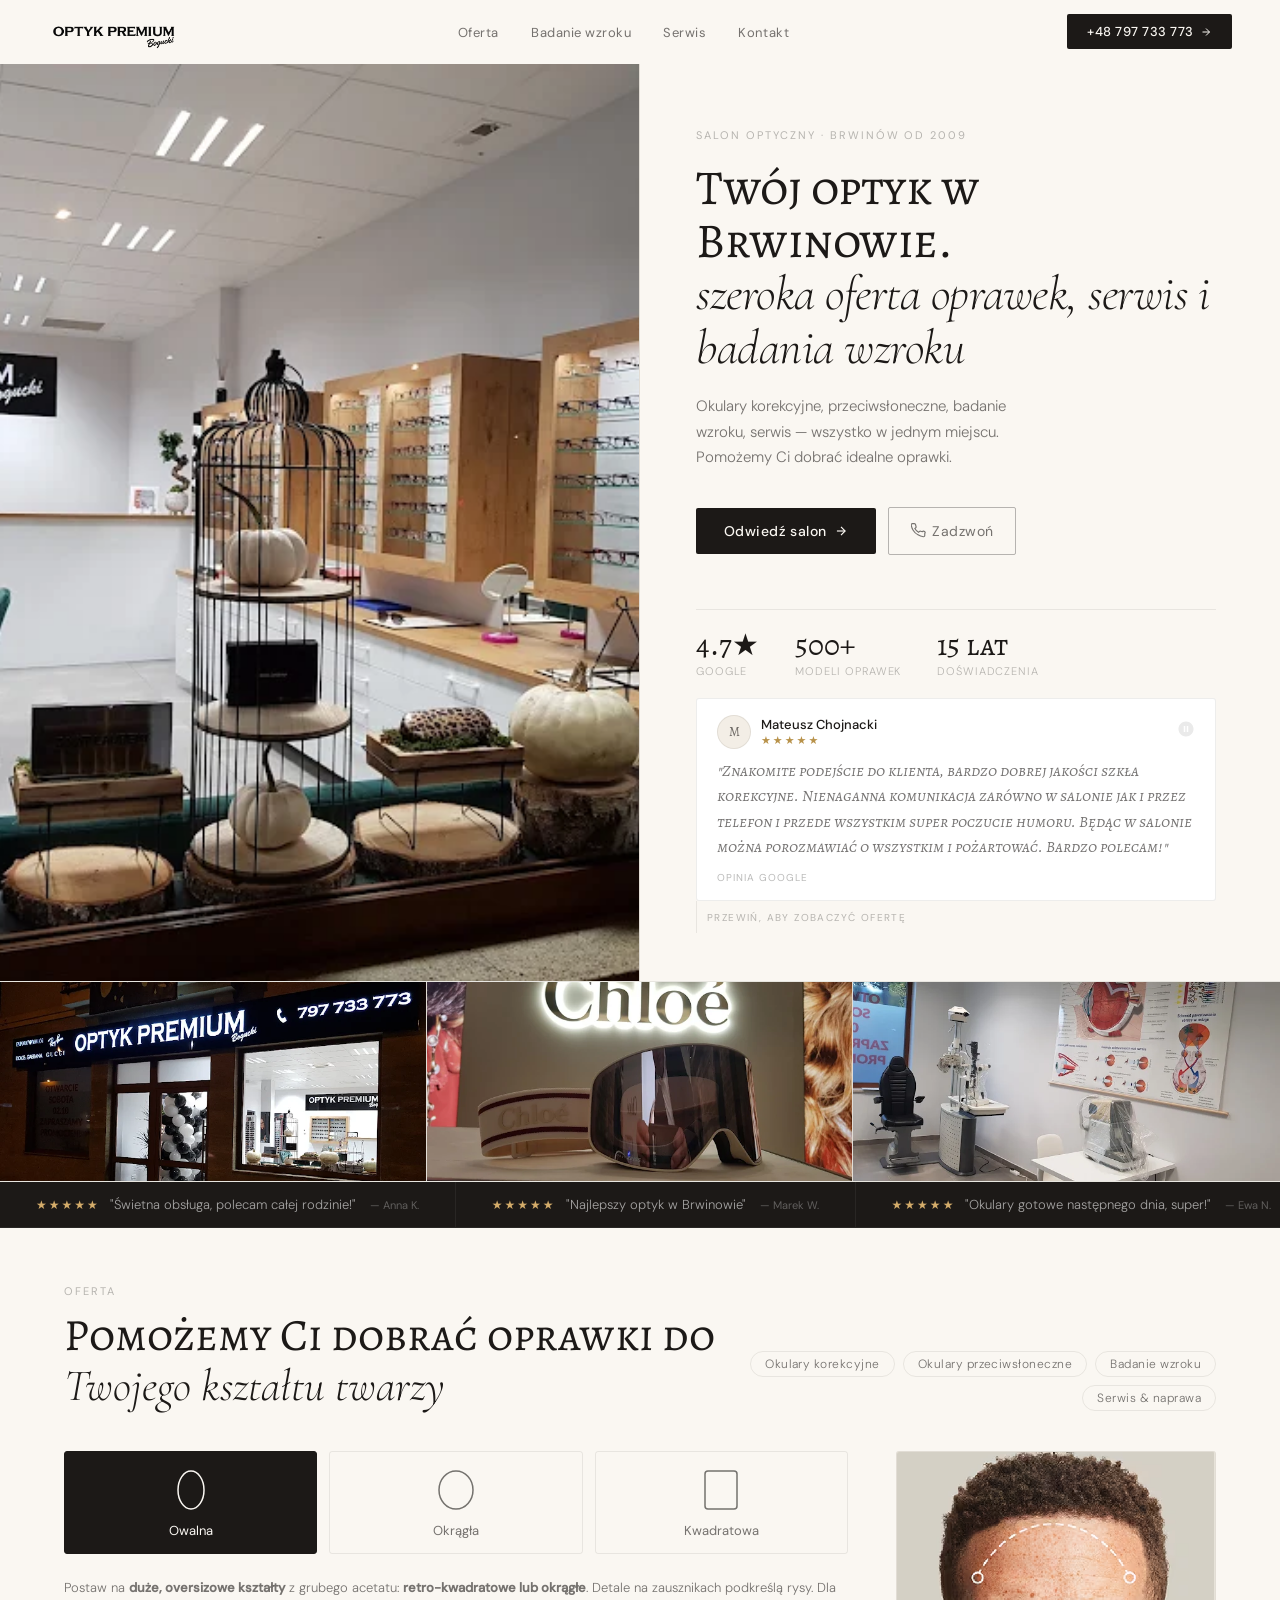
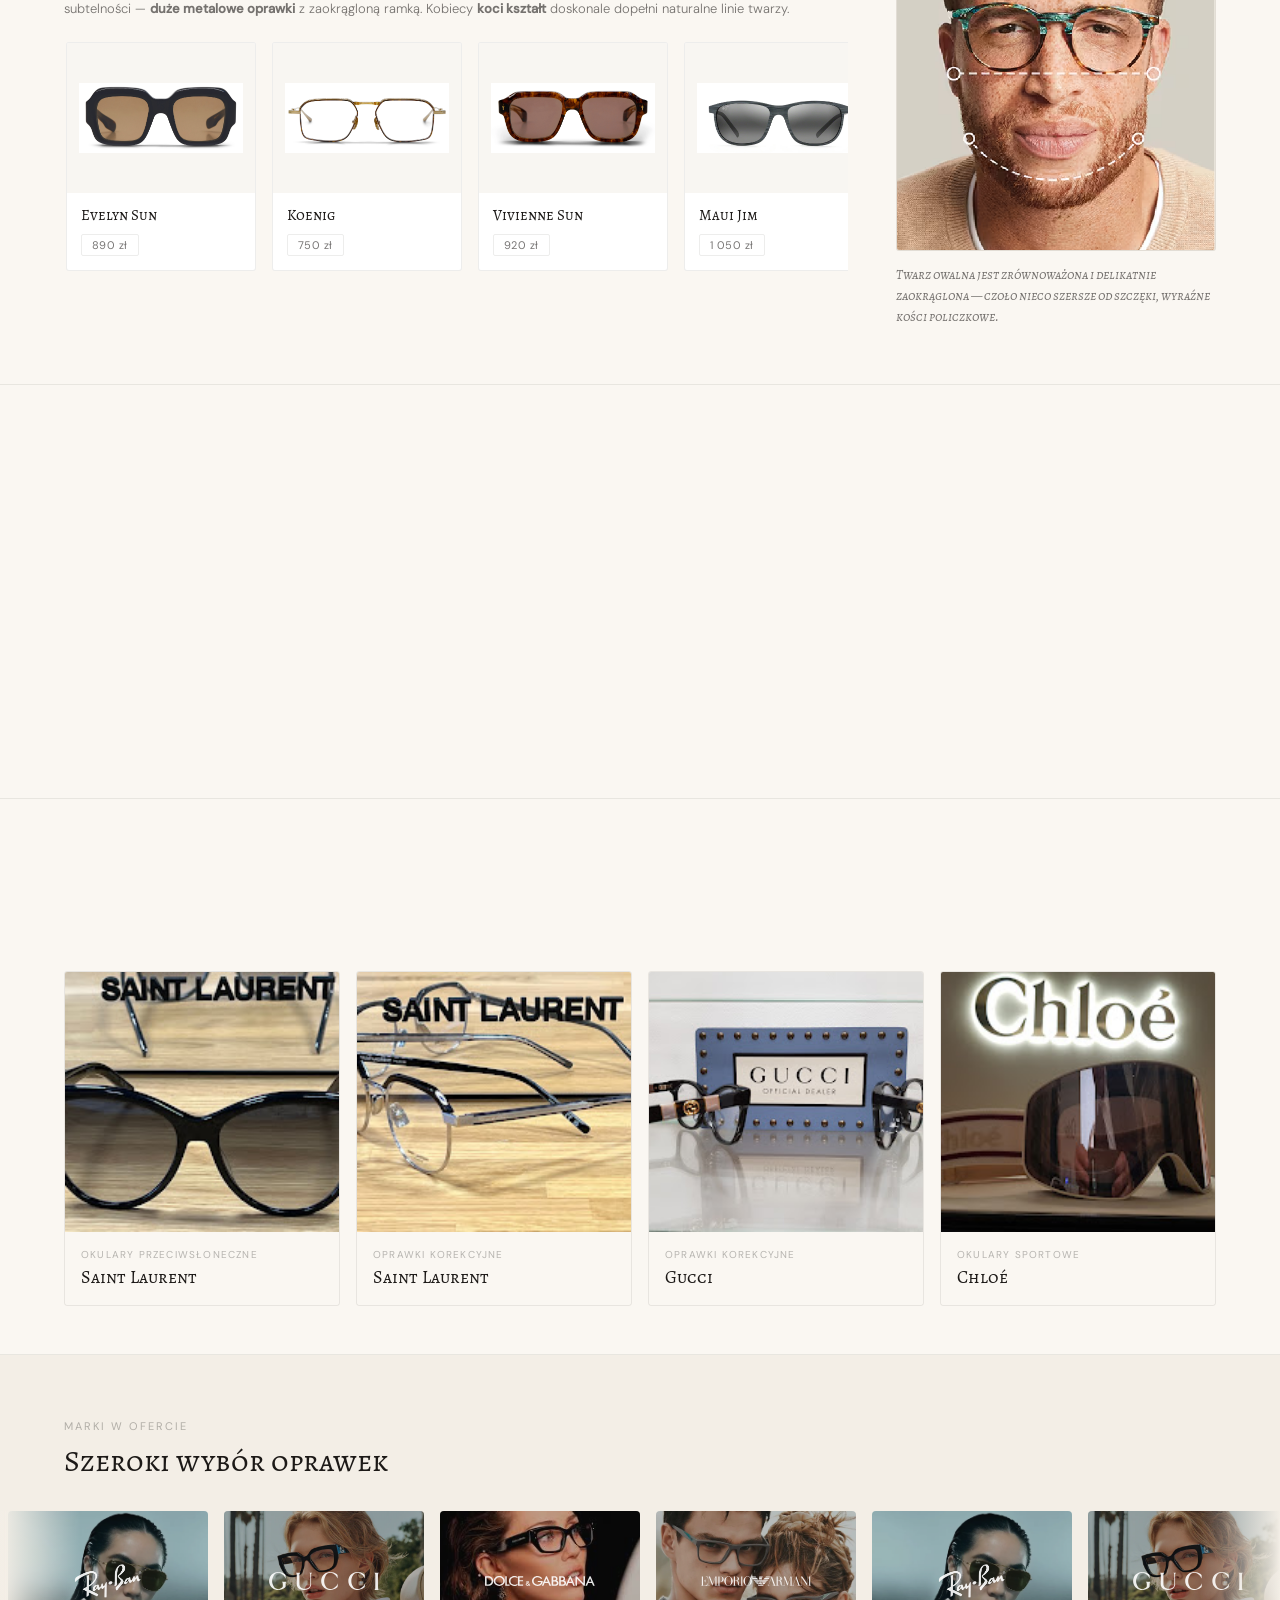
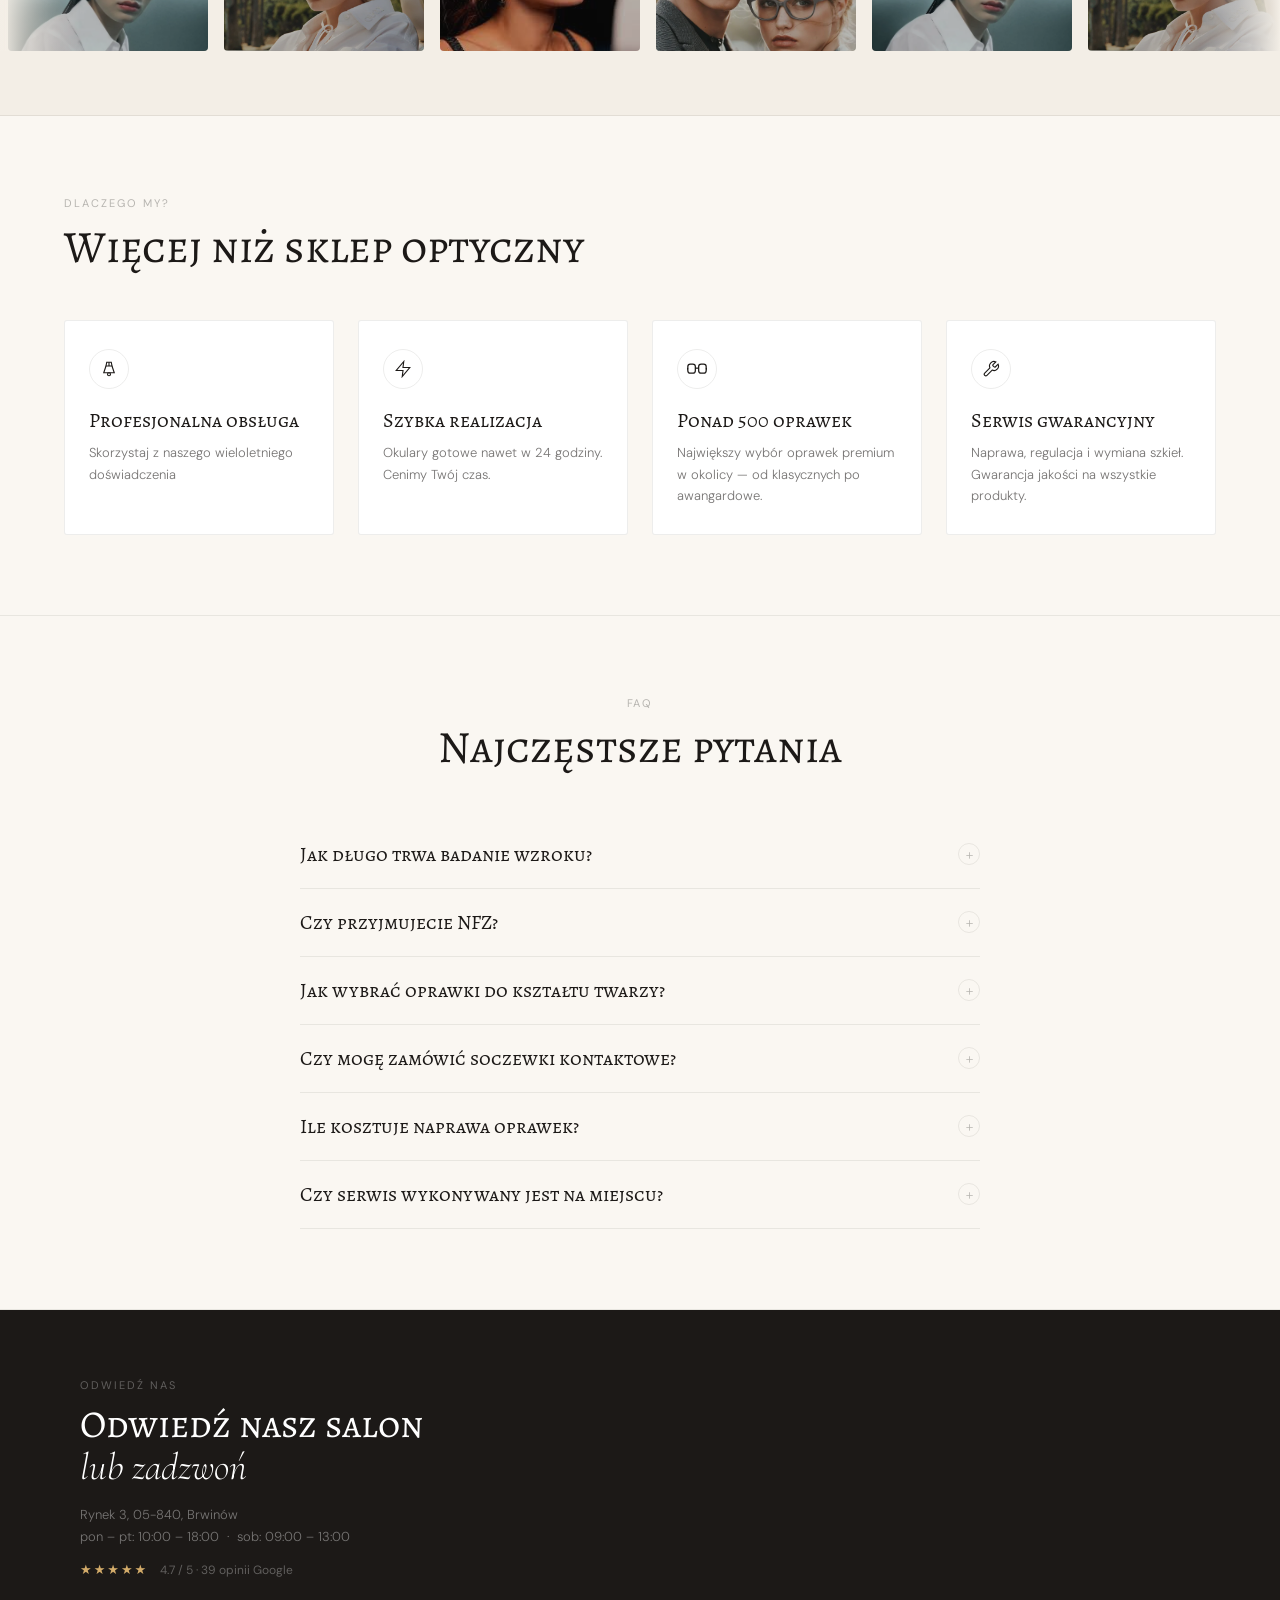
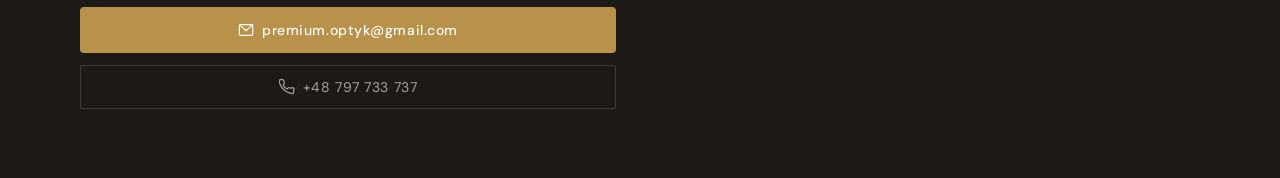
<file: index.html>
<!DOCTYPE html>
<html lang="pl"><head>
<meta charset="UTF-8">
<meta name="viewport" content="width=device-width, initial-scale=1.0">
<title>Optyk Premium Bogucki – Salon optyczny Brwinów</title>
<link rel="icon" type="image/png" href="assets/images/MiniLogoOptykPremium.png">

<link rel="preconnect" href="https://fonts.googleapis.com">
<link rel="preconnect" href="https://fonts.gstatic.com" crossorigin="">

  <link rel="stylesheet" href="css/styles.css">
</head>

<body>

<!-- ═══ NAV ═════════════════════════════════════════════ -->
<nav id="nav">
  <a href="#" class="nav-logo"><img src="assets/images/photo_01.png" alt="Optyk Premium Bogucki" style="height:36px;width:auto;display:block;"></a>
  <ul class="nav-links">
    <li><a href="#oferta">Oferta</a></li>
    <li><a href="#oferta">Badanie wzroku</a></li>
    <li><a href="#oferta">Serwis</a></li>
    <li><a href="#kontakt">Kontakt</a></li>
  </ul>
  <a href="tel:+48797733773" class="nav-cta">+48 797 733 773<svg width="12" height="12" viewBox="0 0 24 24" fill="none" stroke="currentColor" stroke-width="2"><line x1="5" y1="12" x2="19" y2="12"></line><polyline points="12 5 19 12 12 19"></polyline></svg></a>
</nav>

<!-- ═══ HERO ═════════════════════════════════════════════ -->
<section class="hero">
  <div class="hero-img">
    <div class="hero-img-inner">
      <img src="assets/images/salonzewnatrz.webp" alt="Wnętrze salonu Optyk Premium Bogucki">
    </div>
  </div>
  <div class="hero-content">
    <p class="hero-eyebrow">Salon optyczny · Brwinów od 2009</p>
    <h1 class="hero-h1">Twój optyk w Brwinowie.<br><em>szeroka oferta oprawek, serwis i badania wzroku</em></h1>
    <p class="hero-body">Okulary korekcyjne, przeciwsłoneczne, badanie wzroku, serwis — wszystko w jednym miejscu. Pomożemy Ci dobrać idealne oprawki.</p>
    <div class="hero-actions">
      <a href="#kontakt" class="btn-primary">Odwiedź salon <svg width="14" height="14" viewBox="0 0 24 24" fill="none" stroke="currentColor" stroke-width="2"><line x1="5" y1="12" x2="19" y2="12"></line><polyline points="12 5 19 12 12 19"></polyline></svg></a>
      <a href="tel:+48797733737" class="btn-secondary"><svg width="15" height="15" viewBox="0 0 24 24" fill="none" stroke="currentColor" stroke-width="1.8"><path d="M22 16.92v3a2 2 0 01-2.18 2 19.79 19.79 0 01-8.63-3.07A19.5 19.5 0 013.4 11.5a19.79 19.79 0 01-3.07-8.67A2 2 0 012.32 1h3a2 2 0 012 1.72c.127.96.361 1.903.7 2.81a2 2 0 01-.45 2.11L6.09 8.91a16 16 0 006 6l1.27-1.27a2 2 0 012.11-.45c.907.339 1.85.573 2.81.7A2 2 0 0122 16.92z"></path></svg> Zadzwoń</a>
    </div>
    <div class="hero-stats">
      <div>
        <div class="stat-val">4.7★</div>
        <div class="stat-label">Google</div>
      </div>
      <div>
        <div class="stat-val">500+</div>
        <div class="stat-label">modeli oprawek</div>
      </div>
      <div>
        <div class="stat-val">15 lat</div>
        <div class="stat-label">doświadczenia</div>
      </div>
    </div>

    <!-- Featured review -->
    <div class="hero-review" style="border:1px solid var(--ink-10);border-radius:3px;padding:16px 20px;background:white;opacity:0;animation:fadeUp .6s var(--ease-out) .88s forwards;margin-top:20px;">
      <div style="display:flex;align-items:center;gap:10px;margin-bottom:10px;">
        <div style="width:34px;height:34px;border-radius:50%;background:var(--cream-2);border:1px solid var(--ink-10);display:flex;align-items:center;justify-content:center;font-size:13px;font-family:var(--serif);color:var(--ink-60);">M</div>
        <div>
          <div style="font-size:13px;font-weight:500;color:var(--ink);font-family:var(--sans);">Mateusz Chojnacki</div>
          <div style="color:var(--gold);font-size:11px;letter-spacing:2px;">★★★★★</div>
        </div>
        <div style="margin-left:auto;opacity:.3;">
          <svg width="18" height="18" viewBox="0 0 24 24" fill="none"><path d="M12 2C6.48 2 2 6.48 2 12s4.48 10 10 10 10-4.48 10-10S17.52 2 12 2zm-1 14H9V8h2v8zm4 0h-2V8h2v8z" fill="currentColor" opacity=".3"></path><path d="M21.35 11.1l-9-9a1 1 0 00-1.41 0l-9 9A1 1 0 002 12.5h2v7a1 1 0 001 1h4v-5h6v5h4a1 1 0 001-1v-7h2a1 1 0 00.35-1.9z" fill="none"></path></svg>
        </div>
      </div>
      <p style="font-family:var(--serif);font-size:16px;font-style:italic;color:var(--ink-60);line-height:1.6;margin:0;">"Znakomite podejście do klienta, bardzo dobrej jakości szkła korekcyjne. Nienaganna komunikacja zarówno w salonie jak i przez telefon i przede wszystkim super poczucie humoru. Będąc w salonie można porozmawiać o wszystkim i pożartować. Bardzo polecam!"</p>
      <div style="margin-top:10px;font-size:10px;letter-spacing:.1em;text-transform:uppercase;color:var(--ink-30);font-family:var(--sans);">Opinia Google</div>
    </div>

    <!-- Scroll indicator -->
    <div class="hero-scroll" style="display:flex;align-items:center;gap:10px;opacity:0;animation:fadeUp .5s var(--ease-out) 1s forwards;">
      <div style="width:1px;height:32px;background:var(--ink-10);"></div>
      <span style="font-size:10px;letter-spacing:.14em;text-transform:uppercase;color:var(--ink-30);font-family:var(--sans);">Przewiń, aby zobaczyć ofertę</span>
    </div>
  </div>
</section>

<!-- ═══ PHOTO STRIP ══════════════════════════════════════ -->
<div class="photo-strip">
  <div class="photo-cell">
    <div class="photo-cell-inner" style="background:none;padding:0;">
      <img src="assets/images/salonzewnatrznoc.webp" alt="Salon Optyk Premium Bogucki" style="width:100%;height:100%;object-fit:cover;object-position:center;">
    </div>
  </div>
  <div class="photo-cell">
    <div class="photo-cell-inner" style="background:none;padding:0;">
      <img src="assets/images/oprawki_chloe.webp" alt="Ekspozycja oprawek" style="width:100%;height:100%;object-fit:cover;object-position:center;">
    </div>
  </div>
  <div class="photo-cell">
    <div class="photo-cell-inner" style="background:none;padding:0;">
      <img src="assets/images/wnetrzebadanie.webp" alt="Gabinet optyczny" style="width:100%;height:100%;object-fit:cover;object-position:center;">
    </div>
  </div>
</div>

<!-- ═══ SOCIAL PROOF ════════════════════════════════════ -->
<div class="reviews-strip">
  <div class="reviews-track" id="reviews-track">
    <!-- duplicated below via JS -->
  </div>
</div>

<!-- ═══ OFERTA + KSZTAŁT TWARZY ═════════════════════════ -->
<section class="offer-section" id="oferta">
  <div class="offer-inner">
    <div class="offer-header reveal">
      <div>
        <p class="section-eyebrow">Oferta</p>
        <h2 class="section-title">Pomożemy Ci dobrać oprawki&nbsp;do<br><em>Twojego kształtu&nbsp;twarzy</em></h2>
      </div>
      <div class="offer-tags">
        <span class="offer-tag">Okulary&nbsp;korekcyjne</span>
        <span class="offer-tag">Okulary&nbsp;przeciwsłoneczne</span>
        <span class="offer-tag">Badanie&nbsp;wzroku</span>
        <span class="offer-tag">Serwis&nbsp;&amp;&nbsp;naprawa</span>
      </div>
    </div>

    <div class="offer-body">
      <div class="offer-left">
        <div class="face-shapes reveal reveal-delay-1" id="face-shapes"></div>
        <p class="face-desc reveal reveal-delay-2" id="face-desc"></p>
        <div class="frames-row reveal reveal-delay-3" id="frames-row"></div>
      </div>
      <div class="offer-right reveal reveal-delay-1">
        <div class="face-photo-wrap">
          <img id="face-photo" src="assets/images/faces/owalna.png" alt="Kształt twarzy owalna">
        </div>
        <p id="face-caption">Twarz owalna jest zrównoważona i delikatnie zaokrąglona — czoło nieco szersze od szczęki, wyraźne kości policzkowe.</p>
      </div>
    </div>
  </div>
</section>

<!-- ═══ USŁUGI – szybka wzmianka ════════════════════════ -->
<section class="services-section">
  <div style="display:grid;grid-template-columns:1fr 1fr;gap:16px;">
    <!-- Badanie wzroku -->
    <div class="reveal svc-card"
      onmouseenter="this.style.boxShadow='0 12px 36px rgba(28,25,23,.09)';var i=this.querySelector('img');if(i)i.style.transform='scale(1.05)';"
      onmouseleave="this.style.boxShadow='';var i=this.querySelector('img');if(i)i.style.transform='';">
      <div style="height:180px;overflow:hidden;">
        <img src="assets/images/wnetrzebadanie.webp" alt="Badanie wzroku" style="width:100%;height:100%;object-fit:cover;display:block;transition:transform .6s var(--ease-out);">
      </div>
      <div class="svc-card-text">
        <div class="svc-eyebrow">Usługa</div>
        <div class="svc-card-title">Badanie wzroku</div>
        <p class="svc-card-body">Profesjonalne badanie refraktometryczne. Bezpłatne przy zakupie oprawek.</p>
      </div>
    </div>
    <!-- Naprawa okularów -->
    <div class="reveal reveal-delay-1 svc-card"
      onmouseenter="this.style.boxShadow='0 12px 36px rgba(28,25,23,.09)';var i=this.querySelector('img');if(i)i.style.transform='scale(1.05)';"
      onmouseleave="this.style.boxShadow='';var i=this.querySelector('img');if(i)i.style.transform='';">
      <div style="height:180px;overflow:hidden;background:var(--cream-2);display:flex;align-items:center;justify-content:center;">
        <img src="assets/images/Oprawkiserwis.png" alt="Badanie wzroku" style="width:100%;height:100%;object-fit:cover;display:block;transition:transform .6s var(--ease-out);">
      </div>
      <div class="svc-card-text">
        <div class="svc-eyebrow">Usługa</div>
        <div class="svc-card-title">Naprawa okularów</div>
        <p class="svc-card-body">Wymiana zauszników, regulacja, wymiana szkieł. Wycena na miejscu, realizacja w 24h.</p>
      </div>
    </div>
  </div>
</section>
<section class="models-section">
  <div class="reveal" style="margin-bottom:48px;">
    <p class="section-eyebrow">Z naszej oferty</p>
    <h2 class="section-title">Wybrane modele z salonu</h2>
  </div>
  <div style="display:grid;grid-template-columns:repeat(4,1fr);gap:16px;">
    <div class="reveal reveal-delay-1" style="overflow:hidden;border-radius:3px;border:1px solid var(--ink-10);cursor:pointer;transition:transform .3s var(--ease-out),box-shadow .3s;" onmouseover="this.style.transform='translateY(-4px)';this.style.boxShadow='0 16px 40px rgba(28,25,23,.1)'" onmouseout="this.style.transform='none';this.style.boxShadow='none'">
      <div style="height:260px;overflow:hidden;">
        <img src="assets/images/photo_05.jpg" alt="Saint Laurent okulary przeciwsłoneczne" style="width:100%;height:100%;object-fit:cover;transition:transform .5s var(--ease-out);" onmouseover="this.style.transform='scale(1.06)'" onmouseout="this.style.transform='scale(1)'">
      </div>
      <div style="padding:16px;">
        <p style="font-size:10px;letter-spacing:.12em;text-transform:uppercase;color:var(--ink-30);font-family:var(--sans);margin-bottom:4px;">Okulary przeciwsłoneczne</p>
        <p style="font-family:var(--serif);font-size:18px;color:var(--ink);">Saint Laurent</p>
      </div>
    </div>
    <div class="reveal reveal-delay-2" style="overflow:hidden;border-radius:3px;border:1px solid var(--ink-10);cursor:pointer;transition:transform .3s var(--ease-out),box-shadow .3s;" onmouseover="this.style.transform='translateY(-4px)';this.style.boxShadow='0 16px 40px rgba(28,25,23,.1)'" onmouseout="this.style.transform='none';this.style.boxShadow='none'">
      <div style="height:260px;overflow:hidden;">
        <img src="assets/images/photo_01.jpg" alt="Saint Laurent oprawki korekcyjne" style="width:100%;height:100%;object-fit:cover;transition:transform .5s var(--ease-out);" onmouseover="this.style.transform='scale(1.06)'" onmouseout="this.style.transform='scale(1)'">
      </div>
      <div style="padding:16px;">
        <p style="font-size:10px;letter-spacing:.12em;text-transform:uppercase;color:var(--ink-30);font-family:var(--sans);margin-bottom:4px;">Oprawki korekcyjne</p>
        <p style="font-family:var(--serif);font-size:18px;color:var(--ink);">Saint Laurent</p>
      </div>
    </div>
    <div class="reveal reveal-delay-3" style="overflow:hidden;border-radius:3px;border:1px solid var(--ink-10);cursor:pointer;transition:transform .3s var(--ease-out),box-shadow .3s;" onmouseover="this.style.transform='translateY(-4px)';this.style.boxShadow='0 16px 40px rgba(28,25,23,.1)'" onmouseout="this.style.transform='none';this.style.boxShadow='none'">
      <div style="height:260px;overflow:hidden;">
        <img src="assets/images/photo_02.jpg" alt="Gucci oprawki" style="width:100%;height:100%;object-fit:cover;transition:transform .5s var(--ease-out);" onmouseover="this.style.transform='scale(1.06)'" onmouseout="this.style.transform='scale(1)'">
      </div>
      <div style="padding:16px;">
        <p style="font-size:10px;letter-spacing:.12em;text-transform:uppercase;color:var(--ink-30);font-family:var(--sans);margin-bottom:4px;">Oprawki korekcyjne</p>
        <p style="font-family:var(--serif);font-size:18px;color:var(--ink);">Gucci</p>
      </div>
    </div>
    <div class="reveal reveal-delay-4" style="overflow:hidden;border-radius:3px;border:1px solid var(--ink-10);cursor:pointer;transition:transform .3s var(--ease-out),box-shadow .3s;" onmouseover="this.style.transform='translateY(-4px)';this.style.boxShadow='0 16px 40px rgba(28,25,23,.1)'" onmouseout="this.style.transform='none';this.style.boxShadow='none'">
      <div style="height:260px;overflow:hidden;">
        <img src="assets/images/photo_03.jpg" alt="Chloé okulary" style="width:100%;height:100%;object-fit:cover;object-position:center top;transition:transform .5s var(--ease-out);" onmouseover="this.style.transform='scale(1.06)'" onmouseout="this.style.transform='scale(1)'">
      </div>
      <div style="padding:16px;">
        <p style="font-size:10px;letter-spacing:.12em;text-transform:uppercase;color:var(--ink-30);font-family:var(--sans);margin-bottom:4px;">Okulary sportowe</p>
        <p style="font-family:var(--serif);font-size:18px;color:var(--ink);">Chloé</p>
      </div>
    </div>
  </div>
</section>

<!-- ═══ MARKI ════════════════════════════════════════════ -->
<div class="brands-section">
  <div class="brands-header reveal">
    <p class="section-eyebrow">Marki w ofercie</p>
    <h2 class="section-title" style="font-size:clamp(22px,2.5vw,30px)">Szeroki wybór oprawek</h2>
  </div>
  <div class="brands-track-wrap">
    <div class="brands-track" id="brands-track"></div>
  </div>
</div>

<!-- ═══ DLACZEGO MY ══════════════════════════════════════ -->
<section class="why-section">
  <div class="reveal">
    <p class="section-eyebrow">Dlaczego my?</p>
    <h2 class="section-title">Więcej niż sklep optyczny</h2>
  </div>
  <div class="why-grid">
    <div class="why-card reveal reveal-delay-1">
      <div class="why-icon"><svg width="18" height="18" viewBox="0 0 24 24" fill="none" stroke="currentColor" stroke-width="1.5"><path d="M9 3h6l1 5H8L9 3z"></path><path d="M8 8l-3 9h14L16 8"></path><line x1="12" y1="3" x2="12" y2="8"></line><circle cx="12" cy="19" r="2"></circle></svg></div>
      <h3 class="why-title">Profesjonalna obsługa</h3>
      <p class="why-body">Skorzystaj z naszego wieloletniego doświadczenia</p>
    </div>
    <div class="why-card reveal reveal-delay-2">
      <div class="why-icon"><svg width="18" height="18" viewBox="0 0 24 24" fill="none" stroke="currentColor" stroke-width="1.5"><polygon points="13 2 3 14 12 14 11 22 21 10 12 10 13 2"></polygon></svg></div>
      <h3 class="why-title">Szybka realizacja</h3>
      <p class="why-body">Okulary gotowe nawet w 24 godziny. Cenimy Twój czas.</p>
    </div>
    <div class="why-card reveal reveal-delay-3">
      <div class="why-icon"><svg width="20" height="14" viewBox="0 0 24 14" fill="none" stroke="currentColor" stroke-width="1.5"><rect x="1" y="1" width="9" height="11" rx="3"></rect><rect x="14" y="1" width="9" height="11" rx="3"></rect><line x1="10" y1="6" x2="14" y2="6"></line><line x1="1" y1="6" x2="-1" y2="9"></line><line x1="23" y1="6" x2="25" y2="9"></line></svg></div>
      <h3 class="why-title">Ponad 500 oprawek</h3>
      <p class="why-body">Największy wybór oprawek premium w okolicy — od klasycznych po awangardowe.</p>
    </div>
    <div class="why-card reveal reveal-delay-4">
      <div class="why-icon"><svg width="18" height="18" viewBox="0 0 24 24" fill="none" stroke="currentColor" stroke-width="1.5"><path d="M14.7 6.3a1 1 0 000 1.4l1.6 1.6a1 1 0 001.4 0l3.77-3.77a6 6 0 01-7.94 7.94l-6.91 6.91a2.12 2.12 0 01-3-3l6.91-6.91a6 6 0 017.94-7.94l-3.76 3.76z"></path></svg></div>
      <h3 class="why-title">Serwis gwarancyjny</h3>
      <p class="why-body">Naprawa, regulacja i wymiana szkieł. Gwarancja jakości na wszystkie produkty.</p>
    </div>
  </div>
</section>

<!-- ═══ FAQ ══════════════════════════════════════════════ -->
<section class="faq-section">
  <div class="reveal" style="text-align:center; margin-bottom:48px;">
    <p class="section-eyebrow">FAQ</p>
    <h2 class="section-title">Najczęstsze pytania</h2>
  </div>
  <div style="max-width:680px; margin:0 auto;" id="faq-list"></div>
</section>

<!-- ═══ FOOTER CTA ══════════════════════════════════════ -->
<div class="footer-cta reveal" id="kontakt">
  <div class="footer-cta-left">
    <p class="footer-eyebrow">Odwiedź nas</p>
    <h2 class="footer-headline">Odwiedź nasz salon<br><em style="font-style:italic">lub zadzwoń</em></h2>
    <p class="footer-detail">
      Rynek 3, 05-840, Brwinów<br>
      pon – pt: 10:00 – 18:00 &nbsp;·&nbsp; sob: 09:00 – 13:00
    </p>
    <p style="margin-top:10px;margin-bottom:28px;">
      <span class="footer-stars">★★★★★</span>
      <span style="font-size:12px;color:rgba(255,255,255,.3);margin-left:8px;">4.7 / 5 · 39 opinii Google</span>
    </p>
    <div style="display:flex;flex-direction:column;gap:12px;align-items:flex-start;">
      <a href="mailto:kontakt@optykpremium.pl" class="btn-gold" style="width: 100%; justify-content: center; border-radius: 4px">
        <svg width="16" height="16" viewBox="0 0 24 24" fill="none" stroke="currentColor" stroke-width="1.8"><rect x="2" y="4" width="20" height="16" rx="2"></rect><polyline points="2,4 12,13 22,4"></polyline></svg>
        premium.optyk@gmail.com
      </a>
      <a href="tel:+48797733737" class="btn-ghost" style="width:100%;justify-content:center;">
        <svg width="16" height="16" viewBox="0 0 24 24" fill="none" stroke="currentColor" stroke-width="1.8"><path d="M22 16.92v3a2 2 0 01-2.18 2 19.79 19.79 0 01-8.63-3.07A19.5 19.5 0 013.4 11.5a19.79 19.79 0 01-3.07-8.67A2 2 0 012.32 1h3a2 2 0 012 1.72c.127.96.361 1.903.7 2.81a2 2 0 01-.45 2.11L6.09 8.91a16 16 0 006 6l1.27-1.27a2 2 0 012.11-.45c.907.339 1.85.573 2.81.7A2 2 0 0122 16.92z"></path></svg>
        +48 797 733 737
      </a>
    </div>
  </div>
  <div class="footer-cta-right">
    <iframe src="https://www.google.com/maps/embed?pb=!1m18!1m12!1m3!1d19588.500613093416!2d20.678576074316407!3d52.14227800000002!2m3!1f0!2f0!3f0!3m2!1i1024!2i768!4f13.1!3m3!1m2!1s0x47194947463d93cb%3A0x1cf38f7c0b093675!2sOPTYK%20PREMIUM%20%2F%20OKULISTA%20%2F%20OPTOMETRYSTA%2FOKULARY%20PROGRESYWNE%2F!5e0!3m2!1spl!2spl!4v1777505431581!5m2!1spl!2spl" width="100%" height="100%" style="border: 0; display: block; min-height: 340px; filter: grayscale(20%); border-radius: 2px" allowfullscreen="" loading="lazy" referrerpolicy="no-referrer-when-downgrade"></iframe>
  </div>
</div>

  <script src="js/main.js"></script>
</body></html>
</file>
<file: css/styles.css>
/* cyrillic-ext */
@font-face {
  font-family: 'Cormorant Garamond';
  font-style: italic;
  font-weight: 300;
  font-display: swap;
  src: url("../assets/fonts/font_01.woff2") format('woff2');
  unicode-range: U+0460-052F, U+1C80-1C8A, U+20B4, U+2DE0-2DFF, U+A640-A69F, U+FE2E-FE2F;
}
/* cyrillic */
@font-face {
  font-family: 'Cormorant Garamond';
  font-style: italic;
  font-weight: 300;
  font-display: swap;
  src: url("../assets/fonts/font_02.woff2") format('woff2');
  unicode-range: U+0301, U+0400-045F, U+0490-0491, U+04B0-04B1, U+2116;
}
/* vietnamese */
@font-face {
  font-family: 'Cormorant Garamond';
  font-style: italic;
  font-weight: 300;
  font-display: swap;
  src: url("../assets/fonts/font_03.woff2") format('woff2');
  unicode-range: U+0102-0103, U+0110-0111, U+0128-0129, U+0168-0169, U+01A0-01A1, U+01AF-01B0, U+0300-0301, U+0303-0304, U+0308-0309, U+0323, U+0329, U+1EA0-1EF9, U+20AB;
}
/* latin-ext */
@font-face {
  font-family: 'Cormorant Garamond';
  font-style: italic;
  font-weight: 300;
  font-display: swap;
  src: url("../assets/fonts/font_04.woff2") format('woff2');
  unicode-range: U+0100-02BA, U+02BD-02C5, U+02C7-02CC, U+02CE-02D7, U+02DD-02FF, U+0304, U+0308, U+0329, U+1D00-1DBF, U+1E00-1E9F, U+1EF2-1EFF, U+2020, U+20A0-20AB, U+20AD-20C0, U+2113, U+2C60-2C7F, U+A720-A7FF;
}
/* latin */
@font-face {
  font-family: 'Cormorant Garamond';
  font-style: italic;
  font-weight: 300;
  font-display: swap;
  src: url("../assets/fonts/font_05.woff2") format('woff2');
  unicode-range: U+0000-00FF, U+0131, U+0152-0153, U+02BB-02BC, U+02C6, U+02DA, U+02DC, U+0304, U+0308, U+0329, U+2000-206F, U+20AC, U+2122, U+2191, U+2193, U+2212, U+2215, U+FEFF, U+FFFD;
}
/* cyrillic-ext */
@font-face {
  font-family: 'Cormorant Garamond';
  font-style: italic;
  font-weight: 400;
  font-display: swap;
  src: url("../assets/fonts/font_01.woff2") format('woff2');
  unicode-range: U+0460-052F, U+1C80-1C8A, U+20B4, U+2DE0-2DFF, U+A640-A69F, U+FE2E-FE2F;
}
/* cyrillic */
@font-face {
  font-family: 'Cormorant Garamond';
  font-style: italic;
  font-weight: 400;
  font-display: swap;
  src: url("../assets/fonts/font_02.woff2") format('woff2');
  unicode-range: U+0301, U+0400-045F, U+0490-0491, U+04B0-04B1, U+2116;
}
/* vietnamese */
@font-face {
  font-family: 'Cormorant Garamond';
  font-style: italic;
  font-weight: 400;
  font-display: swap;
  src: url("../assets/fonts/font_03.woff2") format('woff2');
  unicode-range: U+0102-0103, U+0110-0111, U+0128-0129, U+0168-0169, U+01A0-01A1, U+01AF-01B0, U+0300-0301, U+0303-0304, U+0308-0309, U+0323, U+0329, U+1EA0-1EF9, U+20AB;
}
/* latin-ext */
@font-face {
  font-family: 'Cormorant Garamond';
  font-style: italic;
  font-weight: 400;
  font-display: swap;
  src: url("../assets/fonts/font_04.woff2") format('woff2');
  unicode-range: U+0100-02BA, U+02BD-02C5, U+02C7-02CC, U+02CE-02D7, U+02DD-02FF, U+0304, U+0308, U+0329, U+1D00-1DBF, U+1E00-1E9F, U+1EF2-1EFF, U+2020, U+20A0-20AB, U+20AD-20C0, U+2113, U+2C60-2C7F, U+A720-A7FF;
}
/* latin */
@font-face {
  font-family: 'Cormorant Garamond';
  font-style: italic;
  font-weight: 400;
  font-display: swap;
  src: url("../assets/fonts/font_05.woff2") format('woff2');
  unicode-range: U+0000-00FF, U+0131, U+0152-0153, U+02BB-02BC, U+02C6, U+02DA, U+02DC, U+0304, U+0308, U+0329, U+2000-206F, U+20AC, U+2122, U+2191, U+2193, U+2212, U+2215, U+FEFF, U+FFFD;
}
/* cyrillic-ext */
@font-face {
  font-family: 'Cormorant Garamond';
  font-style: normal;
  font-weight: 300;
  font-display: swap;
  src: url("../assets/fonts/font_06.woff2") format('woff2');
  unicode-range: U+0460-052F, U+1C80-1C8A, U+20B4, U+2DE0-2DFF, U+A640-A69F, U+FE2E-FE2F;
}
/* cyrillic */
@font-face {
  font-family: 'Cormorant Garamond';
  font-style: normal;
  font-weight: 300;
  font-display: swap;
  src: url("../assets/fonts/font_07.woff2") format('woff2');
  unicode-range: U+0301, U+0400-045F, U+0490-0491, U+04B0-04B1, U+2116;
}
/* vietnamese */
@font-face {
  font-family: 'Cormorant Garamond';
  font-style: normal;
  font-weight: 300;
  font-display: swap;
  src: url("../assets/fonts/font_08.woff2") format('woff2');
  unicode-range: U+0102-0103, U+0110-0111, U+0128-0129, U+0168-0169, U+01A0-01A1, U+01AF-01B0, U+0300-0301, U+0303-0304, U+0308-0309, U+0323, U+0329, U+1EA0-1EF9, U+20AB;
}
/* latin-ext */
@font-face {
  font-family: 'Cormorant Garamond';
  font-style: normal;
  font-weight: 300;
  font-display: swap;
  src: url("../assets/fonts/font_09.woff2") format('woff2');
  unicode-range: U+0100-02BA, U+02BD-02C5, U+02C7-02CC, U+02CE-02D7, U+02DD-02FF, U+0304, U+0308, U+0329, U+1D00-1DBF, U+1E00-1E9F, U+1EF2-1EFF, U+2020, U+20A0-20AB, U+20AD-20C0, U+2113, U+2C60-2C7F, U+A720-A7FF;
}
/* latin */
@font-face {
  font-family: 'Cormorant Garamond';
  font-style: normal;
  font-weight: 300;
  font-display: swap;
  src: url("../assets/fonts/font_10.woff2") format('woff2');
  unicode-range: U+0000-00FF, U+0131, U+0152-0153, U+02BB-02BC, U+02C6, U+02DA, U+02DC, U+0304, U+0308, U+0329, U+2000-206F, U+20AC, U+2122, U+2191, U+2193, U+2212, U+2215, U+FEFF, U+FFFD;
}
/* cyrillic-ext */
@font-face {
  font-family: 'Cormorant Garamond';
  font-style: normal;
  font-weight: 400;
  font-display: swap;
  src: url("../assets/fonts/font_06.woff2") format('woff2');
  unicode-range: U+0460-052F, U+1C80-1C8A, U+20B4, U+2DE0-2DFF, U+A640-A69F, U+FE2E-FE2F;
}
/* cyrillic */
@font-face {
  font-family: 'Cormorant Garamond';
  font-style: normal;
  font-weight: 400;
  font-display: swap;
  src: url("../assets/fonts/font_07.woff2") format('woff2');
  unicode-range: U+0301, U+0400-045F, U+0490-0491, U+04B0-04B1, U+2116;
}
/* vietnamese */
@font-face {
  font-family: 'Cormorant Garamond';
  font-style: normal;
  font-weight: 400;
  font-display: swap;
  src: url("../assets/fonts/font_08.woff2") format('woff2');
  unicode-range: U+0102-0103, U+0110-0111, U+0128-0129, U+0168-0169, U+01A0-01A1, U+01AF-01B0, U+0300-0301, U+0303-0304, U+0308-0309, U+0323, U+0329, U+1EA0-1EF9, U+20AB;
}
/* latin-ext */
@font-face {
  font-family: 'Cormorant Garamond';
  font-style: normal;
  font-weight: 400;
  font-display: swap;
  src: url("../assets/fonts/font_09.woff2") format('woff2');
  unicode-range: U+0100-02BA, U+02BD-02C5, U+02C7-02CC, U+02CE-02D7, U+02DD-02FF, U+0304, U+0308, U+0329, U+1D00-1DBF, U+1E00-1E9F, U+1EF2-1EFF, U+2020, U+20A0-20AB, U+20AD-20C0, U+2113, U+2C60-2C7F, U+A720-A7FF;
}
/* latin */
@font-face {
  font-family: 'Cormorant Garamond';
  font-style: normal;
  font-weight: 400;
  font-display: swap;
  src: url("../assets/fonts/font_10.woff2") format('woff2');
  unicode-range: U+0000-00FF, U+0131, U+0152-0153, U+02BB-02BC, U+02C6, U+02DA, U+02DC, U+0304, U+0308, U+0329, U+2000-206F, U+20AC, U+2122, U+2191, U+2193, U+2212, U+2215, U+FEFF, U+FFFD;
}
/* cyrillic-ext */
@font-face {
  font-family: 'Cormorant Garamond';
  font-style: normal;
  font-weight: 500;
  font-display: swap;
  src: url("../assets/fonts/font_06.woff2") format('woff2');
  unicode-range: U+0460-052F, U+1C80-1C8A, U+20B4, U+2DE0-2DFF, U+A640-A69F, U+FE2E-FE2F;
}
/* cyrillic */
@font-face {
  font-family: 'Cormorant Garamond';
  font-style: normal;
  font-weight: 500;
  font-display: swap;
  src: url("../assets/fonts/font_07.woff2") format('woff2');
  unicode-range: U+0301, U+0400-045F, U+0490-0491, U+04B0-04B1, U+2116;
}
/* vietnamese */
@font-face {
  font-family: 'Cormorant Garamond';
  font-style: normal;
  font-weight: 500;
  font-display: swap;
  src: url("../assets/fonts/font_08.woff2") format('woff2');
  unicode-range: U+0102-0103, U+0110-0111, U+0128-0129, U+0168-0169, U+01A0-01A1, U+01AF-01B0, U+0300-0301, U+0303-0304, U+0308-0309, U+0323, U+0329, U+1EA0-1EF9, U+20AB;
}
/* latin-ext */
@font-face {
  font-family: 'Cormorant Garamond';
  font-style: normal;
  font-weight: 500;
  font-display: swap;
  src: url("../assets/fonts/font_09.woff2") format('woff2');
  unicode-range: U+0100-02BA, U+02BD-02C5, U+02C7-02CC, U+02CE-02D7, U+02DD-02FF, U+0304, U+0308, U+0329, U+1D00-1DBF, U+1E00-1E9F, U+1EF2-1EFF, U+2020, U+20A0-20AB, U+20AD-20C0, U+2113, U+2C60-2C7F, U+A720-A7FF;
}
/* latin */
@font-face {
  font-family: 'Cormorant Garamond';
  font-style: normal;
  font-weight: 500;
  font-display: swap;
  src: url("../assets/fonts/font_10.woff2") format('woff2');
  unicode-range: U+0000-00FF, U+0131, U+0152-0153, U+02BB-02BC, U+02C6, U+02DA, U+02DC, U+0304, U+0308, U+0329, U+2000-206F, U+20AC, U+2122, U+2191, U+2193, U+2212, U+2215, U+FEFF, U+FFFD;
}
/* cyrillic-ext */
@font-face {
  font-family: 'Cormorant Garamond';
  font-style: normal;
  font-weight: 600;
  font-display: swap;
  src: url("../assets/fonts/font_06.woff2") format('woff2');
  unicode-range: U+0460-052F, U+1C80-1C8A, U+20B4, U+2DE0-2DFF, U+A640-A69F, U+FE2E-FE2F;
}
/* cyrillic */
@font-face {
  font-family: 'Cormorant Garamond';
  font-style: normal;
  font-weight: 600;
  font-display: swap;
  src: url("../assets/fonts/font_07.woff2") format('woff2');
  unicode-range: U+0301, U+0400-045F, U+0490-0491, U+04B0-04B1, U+2116;
}
/* vietnamese */
@font-face {
  font-family: 'Cormorant Garamond';
  font-style: normal;
  font-weight: 600;
  font-display: swap;
  src: url("../assets/fonts/font_08.woff2") format('woff2');
  unicode-range: U+0102-0103, U+0110-0111, U+0128-0129, U+0168-0169, U+01A0-01A1, U+01AF-01B0, U+0300-0301, U+0303-0304, U+0308-0309, U+0323, U+0329, U+1EA0-1EF9, U+20AB;
}
/* latin-ext */
@font-face {
  font-family: 'Cormorant Garamond';
  font-style: normal;
  font-weight: 600;
  font-display: swap;
  src: url("../assets/fonts/font_09.woff2") format('woff2');
  unicode-range: U+0100-02BA, U+02BD-02C5, U+02C7-02CC, U+02CE-02D7, U+02DD-02FF, U+0304, U+0308, U+0329, U+1D00-1DBF, U+1E00-1E9F, U+1EF2-1EFF, U+2020, U+20A0-20AB, U+20AD-20C0, U+2113, U+2C60-2C7F, U+A720-A7FF;
}
/* latin */
@font-face {
  font-family: 'Cormorant Garamond';
  font-style: normal;
  font-weight: 600;
  font-display: swap;
  src: url("../assets/fonts/font_10.woff2") format('woff2');
  unicode-range: U+0000-00FF, U+0131, U+0152-0153, U+02BB-02BC, U+02C6, U+02DA, U+02DC, U+0304, U+0308, U+0329, U+2000-206F, U+20AC, U+2122, U+2191, U+2193, U+2212, U+2215, U+FEFF, U+FFFD;
}
/* latin-ext */
@font-face {
  font-family: 'DM Sans';
  font-style: normal;
  font-weight: 300;
  font-display: swap;
  src: url("../assets/fonts/font_11.woff2") format('woff2');
  unicode-range: U+0100-02BA, U+02BD-02C5, U+02C7-02CC, U+02CE-02D7, U+02DD-02FF, U+0304, U+0308, U+0329, U+1D00-1DBF, U+1E00-1E9F, U+1EF2-1EFF, U+2020, U+20A0-20AB, U+20AD-20C0, U+2113, U+2C60-2C7F, U+A720-A7FF;
}
/* latin */
@font-face {
  font-family: 'DM Sans';
  font-style: normal;
  font-weight: 300;
  font-display: swap;
  src: url("../assets/fonts/font_12.woff2") format('woff2');
  unicode-range: U+0000-00FF, U+0131, U+0152-0153, U+02BB-02BC, U+02C6, U+02DA, U+02DC, U+0304, U+0308, U+0329, U+2000-206F, U+20AC, U+2122, U+2191, U+2193, U+2212, U+2215, U+FEFF, U+FFFD;
}
/* latin-ext */
@font-face {
  font-family: 'DM Sans';
  font-style: normal;
  font-weight: 400;
  font-display: swap;
  src: url("../assets/fonts/font_11.woff2") format('woff2');
  unicode-range: U+0100-02BA, U+02BD-02C5, U+02C7-02CC, U+02CE-02D7, U+02DD-02FF, U+0304, U+0308, U+0329, U+1D00-1DBF, U+1E00-1E9F, U+1EF2-1EFF, U+2020, U+20A0-20AB, U+20AD-20C0, U+2113, U+2C60-2C7F, U+A720-A7FF;
}
/* latin */
@font-face {
  font-family: 'DM Sans';
  font-style: normal;
  font-weight: 400;
  font-display: swap;
  src: url("../assets/fonts/font_12.woff2") format('woff2');
  unicode-range: U+0000-00FF, U+0131, U+0152-0153, U+02BB-02BC, U+02C6, U+02DA, U+02DC, U+0304, U+0308, U+0329, U+2000-206F, U+20AC, U+2122, U+2191, U+2193, U+2212, U+2215, U+FEFF, U+FFFD;
}
/* latin-ext */
@font-face {
  font-family: 'DM Sans';
  font-style: normal;
  font-weight: 500;
  font-display: swap;
  src: url("../assets/fonts/font_11.woff2") format('woff2');
  unicode-range: U+0100-02BA, U+02BD-02C5, U+02C7-02CC, U+02CE-02D7, U+02DD-02FF, U+0304, U+0308, U+0329, U+1D00-1DBF, U+1E00-1E9F, U+1EF2-1EFF, U+2020, U+20A0-20AB, U+20AD-20C0, U+2113, U+2C60-2C7F, U+A720-A7FF;
}
/* latin */
@font-face {
  font-family: 'DM Sans';
  font-style: normal;
  font-weight: 500;
  font-display: swap;
  src: url("../assets/fonts/font_12.woff2") format('woff2');
  unicode-range: U+0000-00FF, U+0131, U+0152-0153, U+02BB-02BC, U+02C6, U+02DA, U+02DC, U+0304, U+0308, U+0329, U+2000-206F, U+20AC, U+2122, U+2191, U+2193, U+2212, U+2215, U+FEFF, U+FFFD;
}


/* ─────────────────────────────────────── */


@font-face {
  font-family: 'Alegreya SC';
  src: url("../assets/fonts/font_13.ttf") format('truetype');
  font-weight: 400; font-style: normal; font-display: swap;
}
@font-face {
  font-family: 'Alegreya SC';
  src: url("../assets/fonts/font_14.ttf") format('truetype');
  font-weight: 400; font-style: italic; font-display: swap;
}
@font-face {
  font-family: 'Alegreya SC';
  src: url("../assets/fonts/font_15.ttf") format('truetype');
  font-weight: 500; font-style: normal; font-display: swap;
}
@font-face {
  font-family: 'Alegreya SC';
  src: url("../assets/fonts/font_16.ttf") format('truetype');
  font-weight: 700; font-style: normal; font-display: swap;
}
@font-face {
  font-family: 'Cormorant Garamond';
  src: local('Cormorant Garamond');
  font-display: swap;
}

/* italic em tags inside headings → Cormorant Garamond */
h1 em, h2 em, .hero-h1 em, .section-title em, .footer-headline em {
  font-family: 'Cormorant Garamond', Georgia, serif;
  font-style: italic;
  font-weight: 300;
}

/* ─── Tokens ─────────────────────────────────────────── */
:root {
  --cream: #FAF7F2;
  --cream-2: #F3EEE6;
  --ink: #1C1917;
  --ink-60: rgba(28,25,23,.6);
  --ink-30: rgba(28,25,23,.3);
  --ink-10: rgba(28,25,23,.08);
  --gold: #B8924A;
  --gold-light: #D4AC6A;
  --serif: 'Alegreya SC', Georgia, serif;
  --sans: 'DM Sans', system-ui, sans-serif;
  --ease-out: cubic-bezier(0.22,1,0.36,1);
}

/* ─── Reset ──────────────────────────────────────────── */
*, *::before, *::after { box-sizing: border-box; margin: 0; padding: 0; }
html { scroll-behavior: smooth; }
body { background: var(--cream); color: var(--ink); font-family: var(--sans); overflow-x: hidden; }


/* ─── Scroll reveal ──────────────────────────────────── */
.reveal {
  opacity: 0;
  transform: translateY(28px);
  transition: opacity .7s var(--ease-out), transform .7s var(--ease-out);
}
.reveal.in { opacity: 1; transform: translateY(0); }
.reveal-delay-1 { transition-delay: .08s; }
.reveal-delay-2 { transition-delay: .16s; }
.reveal-delay-3 { transition-delay: .24s; }
.reveal-delay-4 { transition-delay: .32s; }

/* ─── Nav ────────────────────────────────────────────── */
nav {
  position: fixed; top: 0; left: 0; right: 0; z-index: 100;
  display: flex; align-items: center; justify-content: space-between;
  padding: 0 48px;
  height: 64px;
  background: transparent;
  transition: background .4s, backdrop-filter .4s, border-color .4s;
  border-bottom: 1px solid transparent;
}
nav.scrolled {
  background: rgba(250,247,242,.88);
  backdrop-filter: blur(14px);
  border-color: var(--ink-10);
}
.nav-logo {
  font-family: var(--serif);
  font-size: 17px;
  font-weight: 500;
  letter-spacing: .04em;
  color: var(--ink);
  text-decoration: none;
}
.nav-links {
  display: flex; gap: 32px; list-style: none;
}
.nav-links a {
  font-family: var(--sans);
  font-size: 13px;
  font-weight: 400;
  letter-spacing: .04em;
  color: var(--ink-60);
  text-decoration: none;
  position: relative;
  padding-bottom: 3px;
  transition: color .25s;
}
.nav-links a::after {
  content: '';
  position: absolute;
  left: 0; bottom: 0;
  width: 100%; height: 1px;
  background: var(--ink);
  transform: scaleX(0);
  transform-origin: right;
  transition: transform .35s cubic-bezier(0.22, 1, 0.36, 1);
}
.nav-links a:hover { color: var(--ink); }
.nav-links a:hover::after {
  transform: scaleX(1);
  transform-origin: left;
}
.nav-cta {
  display: inline-flex; align-items: center; gap: 6px;
  padding: 9px 20px;
  background: var(--ink);
  color: var(--cream);
  font-family: var(--sans);
  font-size: 13px;
  font-weight: 500;
  letter-spacing: .04em;
  text-decoration: none;
  border-radius: 2px;
  transition: background .2s, transform .15s;
}
.nav-cta:hover { background: #2e2a27; transform: translateY(-1px); }

/* ─── Hero ───────────────────────────────────────────── */
.hero {
  display: grid;
  grid-template-columns: 1fr 1fr;
  min-height: 100vh;
  padding-top: 64px;
  border-bottom: 1px solid var(--ink-10);
}
.hero-img {
  position: relative; overflow: hidden;
  background: var(--cream-2);
  border-right: 1px solid var(--ink-10);
}
.hero-img-inner {
  position: absolute; inset: 0;
}
.hero-img-inner img {
  width: 100%; height: 100%; object-fit: cover; object-position: center;
  display: block;
}
.hero-content {
  display: flex; flex-direction: column; justify-content: center;
  padding: 64px 64px 48px 56px;
  gap: 0;
}
.hero-eyebrow {
  font-family: var(--sans);
  font-size: 11px;
  letter-spacing: .18em;
  text-transform: uppercase;
  color: var(--ink-30);
  margin-bottom: 20px;
  opacity: 0;
  animation: fadeUp .6s var(--ease-out) .2s forwards;
}
.hero-h1 {
  font-family: var(--serif);
  font-size: clamp(32px, 3.8vw, 50px);
  font-weight: 300;
  line-height: 1.08;
  letter-spacing: -.01em;
  color: var(--ink);
  margin-bottom: 20px;
  opacity: 0;
  animation: fadeUp .7s var(--ease-out) .35s forwards;
}
.hero-h1 em { font-style: italic; }
.hero-body {
  font-size: 15px;
  font-weight: 300;
  line-height: 1.7;
  color: var(--ink-60);
  max-width: 340px;
  margin-bottom: 36px;
  opacity: 0;
  animation: fadeUp .7s var(--ease-out) .5s forwards;
}
.hero-actions {
  display: flex; gap: 12px; align-items: center;
  margin-bottom: 48px;
  opacity: 0;
  animation: fadeUp .6s var(--ease-out) .62s forwards;
}
.btn-primary {
  display: inline-flex; align-items: center; gap: 8px;
  padding: 14px 28px;
  background: var(--ink);
  color: var(--cream);
  font-family: var(--sans); font-size: 14px; font-weight: 500;
  letter-spacing: .03em;
  text-decoration: none; border: none; cursor: pointer; border-radius: 2px;
  transition: transform .15s, background .2s;
}
.btn-primary:hover { transform: translateY(-2px); background: #2e2a27; }
.btn-secondary {
  display: inline-flex; align-items: center; gap: 6px;
  padding: 14px 22px;
  background: transparent;
  color: var(--ink-60);
  font-family: var(--sans); font-size: 14px; font-weight: 400;
  letter-spacing: .03em;
  text-decoration: none; border: 1px solid var(--ink-30); cursor: pointer; border-radius: 2px;
  transition: border-color .2s, color .2s, transform .15s;
}
.btn-secondary:hover { border-color: var(--ink); color: var(--ink); transform: translateY(-2px); }
.hero-stats {
  display: flex; gap: 36px;
  padding-top: 20px;
  margin-top: 6px;
  border-top: 1px solid var(--ink-10);
  opacity: 0;
  animation: fadeUp .6s var(--ease-out) .74s forwards;
}
.stat-val {
  font-family: var(--serif);
  font-size: 30px;
  font-weight: 400;
  color: var(--ink);
  line-height: 1;
  margin-bottom: 4px;
}
.stat-label {
  font-size: 11px;
  font-weight: 300;
  letter-spacing: .08em;
  text-transform: uppercase;
  color: var(--ink-30);
}

/* ─── Photo strip ────────────────────────────────────── */
.photo-strip {
  display: grid;
  grid-template-columns: repeat(3, 1fr);
  height: 200px;
  border-bottom: 1px solid var(--ink-10);
}
.photo-cell {
  background: var(--cream-2);
  position: relative; overflow: hidden;
  border-right: 1px solid var(--ink-10);
}
.photo-cell:last-child { border-right: none; }
.photo-cell-inner {
  position: absolute; inset: 0;
  background:
    repeating-linear-gradient(
      -45deg,
      transparent, transparent 22px,
      var(--ink-10) 22px, var(--ink-10) 23px
    );
  display: flex; align-items: flex-end;
  padding: 14px 16px;
  transition: transform .5s var(--ease-out);
}
.photo-cell:hover .photo-cell-inner { transform: scale(1.04); }
.photo-label {
  font-family: var(--sans); font-size: 10px;
  letter-spacing: .1em; text-transform: uppercase;
  color: var(--ink-30);
  background: var(--cream); padding: 4px 10px;
}

/* ─── Social proof strip ─────────────────────────────── */
.reviews-strip {
  background: var(--ink);
  padding: 0;
  overflow: hidden;
  border-bottom: 1px solid rgba(255,255,255,.06);
}
@keyframes marquee {
  0% { transform: translateX(0); }
  100% { transform: translateX(-50%); }
}
.reviews-track {
  display: flex;
  animation: marquee 32s linear infinite;
  width: max-content;
}
.reviews-track:hover { animation-play-state: paused; }
.review-item {
  display: flex; align-items: center; gap: 10px;
  padding: 14px 36px;
  border-right: 1px solid rgba(255,255,255,.06);
  flex-shrink: 0;
}
.review-stars { color: var(--gold-light); font-size: 12px; letter-spacing: 2px; }
.review-text { font-size: 13px; color: rgba(255,255,255,.6); font-weight: 300; white-space: nowrap; }
.review-name { font-size: 11px; color: rgba(255,255,255,.3); margin-left: 4px; }

/* ─── Section wrapper ────────────────────────────────── */
.section { padding: 80px 64px; }
.section-eyebrow {
  font-size: 11px; letter-spacing: .18em; text-transform: uppercase;
  color: var(--ink-30); margin-bottom: 12px;
  font-family: var(--sans);
}
.section-title {
  font-family: var(--serif);
  font-size: clamp(32px, 3.5vw, 46px);
  font-weight: 300; line-height: 1.12;
  color: var(--ink);
}
.section-title em { font-style: italic; }
.divider { border: none; border-top: 1px solid var(--ink-10); margin: 0; }

/* ─── Offer / Face shape ─────────────────────────────── */
.offer-section {
  padding: 56px 0;
  border-bottom: 1px solid var(--ink-10);
  overflow-x: clip;
}
.offer-inner {
  max-width: 1400px;
  margin: 0 auto;
  padding: 0 64px;
}
.offer-header {
  display: flex; justify-content: space-between; align-items: flex-end;
  margin-bottom: 40px;
}
.offer-tags { display: flex; gap: 8px; flex-wrap: wrap; justify-content: flex-end; }
.offer-header > div:first-child { flex-shrink: 0; }
.offer-tag {
  display: inline-block;
  padding: 4px 14px;
  border: 1px solid var(--ink-10);
  border-radius: 20px;
  font-size: 12px;
  font-weight: 300;
  letter-spacing: .04em;
  color: var(--ink-60);
  transition: border-color .2s, color .2s;
}
.offer-tag:hover { border-color: var(--ink-30); color: var(--ink); }

/* Two-column offer body */
.offer-body {
  display: grid;
  grid-template-columns: minmax(0, 1fr) min(320px, 26vw);
  gap: 48px;
  align-items: start;
}
.offer-right {
  position: sticky;
  top: 84px;
}
.face-photo-wrap {
  border: 1px solid var(--ink-10);
  border-radius: 3px;
  overflow: hidden;
  aspect-ratio: 4 / 5;
  background: var(--cream-2);
}
#face-photo {
  width: 100%; height: 100%;
  object-fit: cover;
  transition: opacity .35s var(--ease-out);
  display: block;
}
#face-caption {
  margin-top: 14px;
  font-size: 13px;
  font-weight: 300;
  font-style: italic;
  color: var(--ink-60);
  line-height: 1.6;
  font-family: var(--serif);
}

/* Face shape buttons */
.face-shapes { display: flex; gap: 12px; margin-bottom: 24px; }
.face-btn {
  flex: 1; display: flex; flex-direction: column; align-items: center; gap: 8px;
  padding: 14px 10px;
  border: 1px solid var(--ink-10);
  border-radius: 3px;
  background: transparent;
  cursor: pointer;
  font-family: var(--sans); font-size: 13px; font-weight: 400;
  color: var(--ink-60);
  transition: all .25s var(--ease-out);
}
.face-btn:hover { border-color: var(--ink-30); color: var(--ink); }
.face-btn.active {
  background: var(--ink); color: var(--cream);
  border-color: var(--ink);
}
.face-btn svg { transition: transform .3s var(--ease-out); }
.face-btn:hover svg { transform: scale(1.05); }
.face-btn.active svg { stroke: var(--cream); }
.face-desc {
  font-size: 13px; font-weight: 300; color: var(--ink-60);
  margin-bottom: 16px; line-height: 1.6;
}

/* Frames scroll */
.frames-row { display: flex; gap: 16px; overflow-x: auto; padding: 6px 2px 10px; cursor: grab; user-select: none; }
.frames-row.is-dragging { cursor: grabbing; }
.frames-row::-webkit-scrollbar { height: 4px; }
.frames-row::-webkit-scrollbar-track { background: var(--ink-10); }
.frames-row::-webkit-scrollbar-thumb { background: var(--ink-30); border-radius: 2px; }
.frame-card {
  flex-shrink: 0;
  border: 1px solid var(--ink-10);
  border-radius: 3px;
  background: white;
  cursor: pointer;
  transition: border-color .2s, transform .2s, box-shadow .2s;
}
.frame-card:hover {
  border-color: var(--ink-30);
  transform: translateY(-3px);
  box-shadow: 0 8px 24px rgba(28,25,23,.08);
}

/* ─── Brands ─────────────────────────────────────────── */
.brands-section {
  padding: 64px 0;
  overflow: hidden;
  border-bottom: 1px solid var(--ink-10);
  background: var(--cream-2);
}
.brands-header {
  padding: 0 64px;
  margin-bottom: 32px;
}
@keyframes marquee-brands {
  0% { transform: translateX(0); }
  100% { transform: translateX(-50%); }
}
.brands-track-wrap {
  overflow: hidden; position: relative;
}
.brands-track-wrap::before,
.brands-track-wrap::after {
  content: '';
  position: absolute; top: 0; bottom: 0; width: 80px;
  z-index: 2; pointer-events: none;
}
.brands-track-wrap::before { left: 0; background: linear-gradient(to right, var(--cream-2), transparent); }
.brands-track-wrap::after { right: 0; background: linear-gradient(to left, var(--cream-2), transparent); }
.brands-track {
  display: flex; gap: 16px;
  animation: marquee-brands 28s linear infinite;
  width: max-content;
  padding: 0 8px;
}
.brands-track:hover { animation-play-state: paused; }
.brand-card {
  flex-shrink: 0; width: 200px; height: 140px;
  border-radius: 4px;
  overflow: hidden;
  position: relative;
  cursor: pointer;
}
.brand-card-photo {
  position: absolute; inset: 0;
  background:
    repeating-linear-gradient(
      -45deg,
      #e0d9d0, #e0d9d0 4px,
      #e8e2da 4px, #e8e2da 16px
    );
  background-size: cover;
  background-position: center;
  transition: transform .5s var(--ease-out);
}
.brand-card:hover .brand-card-photo { transform: scale(1.06); }
.brand-card-overlay {
  position: absolute; inset: 0;
  background: rgba(28,25,23,.28);
  transition: background .3s;
}
.brand-card:hover .brand-card-overlay { background: rgba(28,25,23,.18); }
.brand-card-logo {
  position: absolute; inset: 0;
  display: flex; align-items: center; justify-content: center;
  z-index: 2;
}
.brand-card-logo span {
  font-family: var(--serif);
  font-size: 18px;
  font-weight: 400;
  letter-spacing: .08em;
  color: white;
  text-shadow: 0 1px 8px rgba(0,0,0,.3);
  background: rgba(28,25,23,.22);
  padding: 6px 16px;
  backdrop-filter: blur(2px);
  border-radius: 1px;
  border: 1px solid rgba(255,255,255,.18);
}
.brand-photo-label {
  position: absolute; bottom: 8px; left: 0; right: 0;
  text-align: center;
  font-size: 9px; letter-spacing: .1em; text-transform: uppercase;
  color: rgba(255,255,255,.45);
  z-index: 2;
}

/* ─── Why us ─────────────────────────────────────────── */
.why-section {
  padding: 80px max(64px, calc((100% - 1400px) / 2 + 64px));
  border-bottom: 1px solid var(--ink-10);
}
.why-grid { display: grid; grid-template-columns: repeat(4,1fr); gap: 24px; margin-top: 48px; }
.why-card {
  padding: 28px 24px;
  border: 1px solid var(--ink-10);
  border-radius: 3px;
  background: white;
  transition: transform .3s var(--ease-out), box-shadow .3s;
}
.why-card:hover { transform: translateY(-4px); box-shadow: 0 16px 40px rgba(28,25,23,.07); }
.why-icon {
  width: 40px; height: 40px;
  border: 1px solid var(--ink-10);
  border-radius: 50%;
  margin-bottom: 18px;
  display: flex; align-items: center; justify-content: center;
  font-size: 16px;
}
.why-title { font-family: var(--serif); font-size: 20px; font-weight: 400; margin-bottom: 8px; color: var(--ink); }
.why-body { font-size: 13px; font-weight: 300; color: var(--ink-60); line-height: 1.65; }

/* ─── FAQ ────────────────────────────────────────────── */
.faq-item {
  border-bottom: 1px solid var(--ink-10);
  overflow: hidden;
}
.faq-q {
  display: flex; justify-content: space-between; align-items: center;
  padding: 20px 0;
  cursor: pointer;
  font-family: var(--serif); font-size: 20px; font-weight: 400;
  color: var(--ink); gap: 16px;
  transition: color .2s;
  user-select: none;
}
.faq-q:hover { color: var(--gold); }
.faq-q-icon {
  width: 22px; height: 22px; flex-shrink: 0;
  border: 1px solid var(--ink-10); border-radius: 50%;
  display: flex; align-items: center; justify-content: center;
  font-size: 14px; color: var(--ink-30);
  transition: transform .3s var(--ease-out), border-color .2s;
}
.faq-item.open .faq-q-icon { transform: rotate(45deg); border-color: var(--ink-30); }
.faq-a {
  max-height: 0;
  overflow: hidden;
  transition: max-height .45s var(--ease-out), padding .35s;
  font-size: 14px; font-weight: 300; color: var(--ink-60); line-height: 1.75;
  padding: 0;
}
.faq-item.open .faq-a { max-height: 200px; padding-bottom: 20px; }

/* ─── Footer CTA ─────────────────────────────────────── */
.footer-cta {
  background: var(--ink);
  padding: 64px 80px;
  display: grid;
  grid-template-columns: 1fr 1fr;
  gap: 48px;
  align-items: stretch;
}
.footer-cta-left { display: flex; flex-direction: column; justify-content: center; gap: 0; }
.footer-eyebrow { font-size: 11px; letter-spacing: .18em; text-transform: uppercase; color: rgba(255,255,255,.3); margin-bottom: 12px; }
.footer-headline { font-family: var(--serif); font-size: 38px; font-weight: 300; color: white; line-height: 1.1; margin-bottom: 16px; }
.footer-detail { font-size: 13px; font-weight: 300; color: rgba(255,255,255,.4); line-height: 1.7; }
.footer-stars { color: var(--gold-light); font-size: 13px; letter-spacing: 2px; }
.footer-cta-right { border-radius: 4px; overflow: hidden; min-height: 340px; }
.btn-ghost {
  display: inline-flex; align-items: center; gap: 8px;
  padding: 12px 24px;
  background: transparent;
  color: rgba(255,255,255,.6);
  font-family: var(--sans); font-size: 14px; font-weight: 400;
  letter-spacing: .04em;
  text-decoration: none;
  border: 1px solid rgba(255,255,255,.15);
  border-radius: 2px;
  cursor: pointer;
  transition: border-color .2s, color .2s;
  white-space: nowrap;
}
.btn-ghost:hover { border-color: rgba(255,255,255,.4); color: white; }
.btn-gold {
  display: inline-flex; align-items: center; gap: 8px;
  padding: 14px 28px;
  background: var(--gold);
  color: white;
  font-family: var(--sans); font-size: 14px; font-weight: 500;
  letter-spacing: .04em;
  text-decoration: none;
  border: none; border-radius: 2px; cursor: pointer;
  transition: background .2s, transform .15s;
  white-space: nowrap;
}
.btn-gold:hover { background: var(--gold-light); transform: translateY(-2px); }

/* ─── Services section ───────────────────────────────── */
.services-section {
  padding: 48px max(64px, calc((100% - 1400px) / 2 + 64px)) 64px;
  border-bottom: 1px solid var(--ink-10);
}
.svc-card {
  border: 1px solid var(--ink-10);
  border-radius: 3px;
  overflow: hidden;
  background: white;
  transition: box-shadow .3s var(--ease-out);
}
.svc-card-text {
  padding: 20px 22px 22px;
}
.svc-eyebrow {
  font-size: 10px;
  letter-spacing: .14em;
  text-transform: uppercase;
  color: var(--ink-30);
  font-family: var(--sans);
  margin-bottom: 8px;
}
.svc-card-title {
  font-family: var(--serif);
  font-size: 20px;
  color: var(--ink);
  margin-bottom: 8px;
}
.svc-card-body {
  font-size: 13px;
  font-weight: 300;
  color: var(--ink-60);
  line-height: 1.65;
  margin: 0;
}

/* ─── Inline sections ────────────────────────────────── */
.models-section {
  padding: 48px max(64px, calc((100% - 1400px) / 2 + 64px));
  border-bottom: 1px solid var(--ink-10);
}
.faq-section {
  padding: 80px max(64px, calc((100% - 1400px) / 2 + 64px));
  border-bottom: 1px solid var(--ink-10);
}

/* ─── Keyframes ──────────────────────────────────────── */
@keyframes fadeUp {
  from { opacity: 0; transform: translateY(20px); }
  to   { opacity: 1; transform: translateY(0); }
}

/* ═══════════════════════════════════════════════════════
   RESPONSIVE
   ═══════════════════════════════════════════════════════ */

/* ─── Tablet (≤ 960px) ───────────────────────────────── */
@media (max-width: 960px) {
  /* Nav */
  nav { padding: 0 32px; }
  .nav-links { display: none; }

  /* Hero */
  .hero {
    grid-template-columns: 1fr;
    min-height: auto;
  }
  .hero-img {
    height: 52vw;
    min-height: 300px;
    max-height: 460px;
    border-right: none;
    border-bottom: 1px solid var(--ink-10);
  }
  .hero-content {
    padding: 52px 48px;
    justify-content: flex-start;
  }
  .hero-h1 { font-size: clamp(28px, 4.5vw, 44px); }

  /* Offer section */
  .offer-inner { padding: 0 32px; }
  .offer-header { flex-direction: column; align-items: flex-start; gap: 20px; }
  .offer-tags { flex-wrap: wrap; }
  .offer-body { grid-template-columns: 1fr; gap: 32px; }
  .offer-right { position: static; }
  .face-photo-wrap { aspect-ratio: 16/9; max-height: 320px; }
}

/* ─── Mobile (≤ 600px) ───────────────────────────────── */
@media (max-width: 600px) {
  /* Nav */
  nav { padding: 0 20px; height: 56px; }
  .nav-logo img { height: 30px; }
  .nav-cta { padding: 8px 14px; font-size: 12px; }

  /* Hero */
  .hero { padding-top: 56px; }
  .hero-img {
    height: 68vw;
    min-height: 220px;
    max-height: 340px;
  }
  .hero-content { padding: 36px 24px 44px; }
  .hero-eyebrow { font-size: 10px; }
  .hero-h1 { font-size: clamp(24px, 7.5vw, 34px); margin-bottom: 10px; }
  .hero-body { font-size: 14px; margin-bottom: 24px; }
  .hero-actions {
    flex-direction: column;
    align-items: stretch;
    gap: 10px;
    margin-bottom: 32px;
  }
  .btn-primary, .btn-secondary { justify-content: center; width: 100%; box-sizing: border-box; }
  .hero-stats { gap: 20px; }
  .stat-val { font-size: 24px; }
  .hero-review { display: none; }
  .hero-scroll { display: none; }

  /* Photo strip */
  .photo-strip { grid-template-columns: 1fr 1fr; height: 150px; }
  .photo-strip .photo-cell:last-child { display: none; }

  /* Offer section */
  .offer-section { padding: 40px 0; }
  .offer-inner { padding: 0 20px; }
  .offer-header { flex-direction: column; align-items: flex-start; gap: 16px; margin-bottom: 28px; }
  .offer-tags { flex-wrap: wrap; gap: 6px; }
  .offer-tag { font-size: 10px; padding: 3px 10px; }
  .offer-body { grid-template-columns: 1fr; gap: 24px; }
  .offer-right { position: static; order: -1; }
  .face-photo-wrap { aspect-ratio: 4/3; }

  /* Face shape buttons: mniejsze */
  .face-shapes { gap: 8px; }
  .face-btn {
    padding: 10px 6px;
    font-size: 10px;
    letter-spacing: .04em;
  }
  .face-btn svg { width: 28px; height: 34px; }

  /* Frame cards: siatka 2-kolumnowa zamiast poziomego scrollu */
  .frames-row {
    display: grid !important;
    grid-template-columns: 1fr 1fr;
    overflow-x: visible;
    gap: 10px;
  }
  .frames-row .frame-card,
  .frames-row > div {
    width: auto !important;
  }
  .frames-row > div > div:first-child {
    height: 110px !important;
  }
}
</file>
